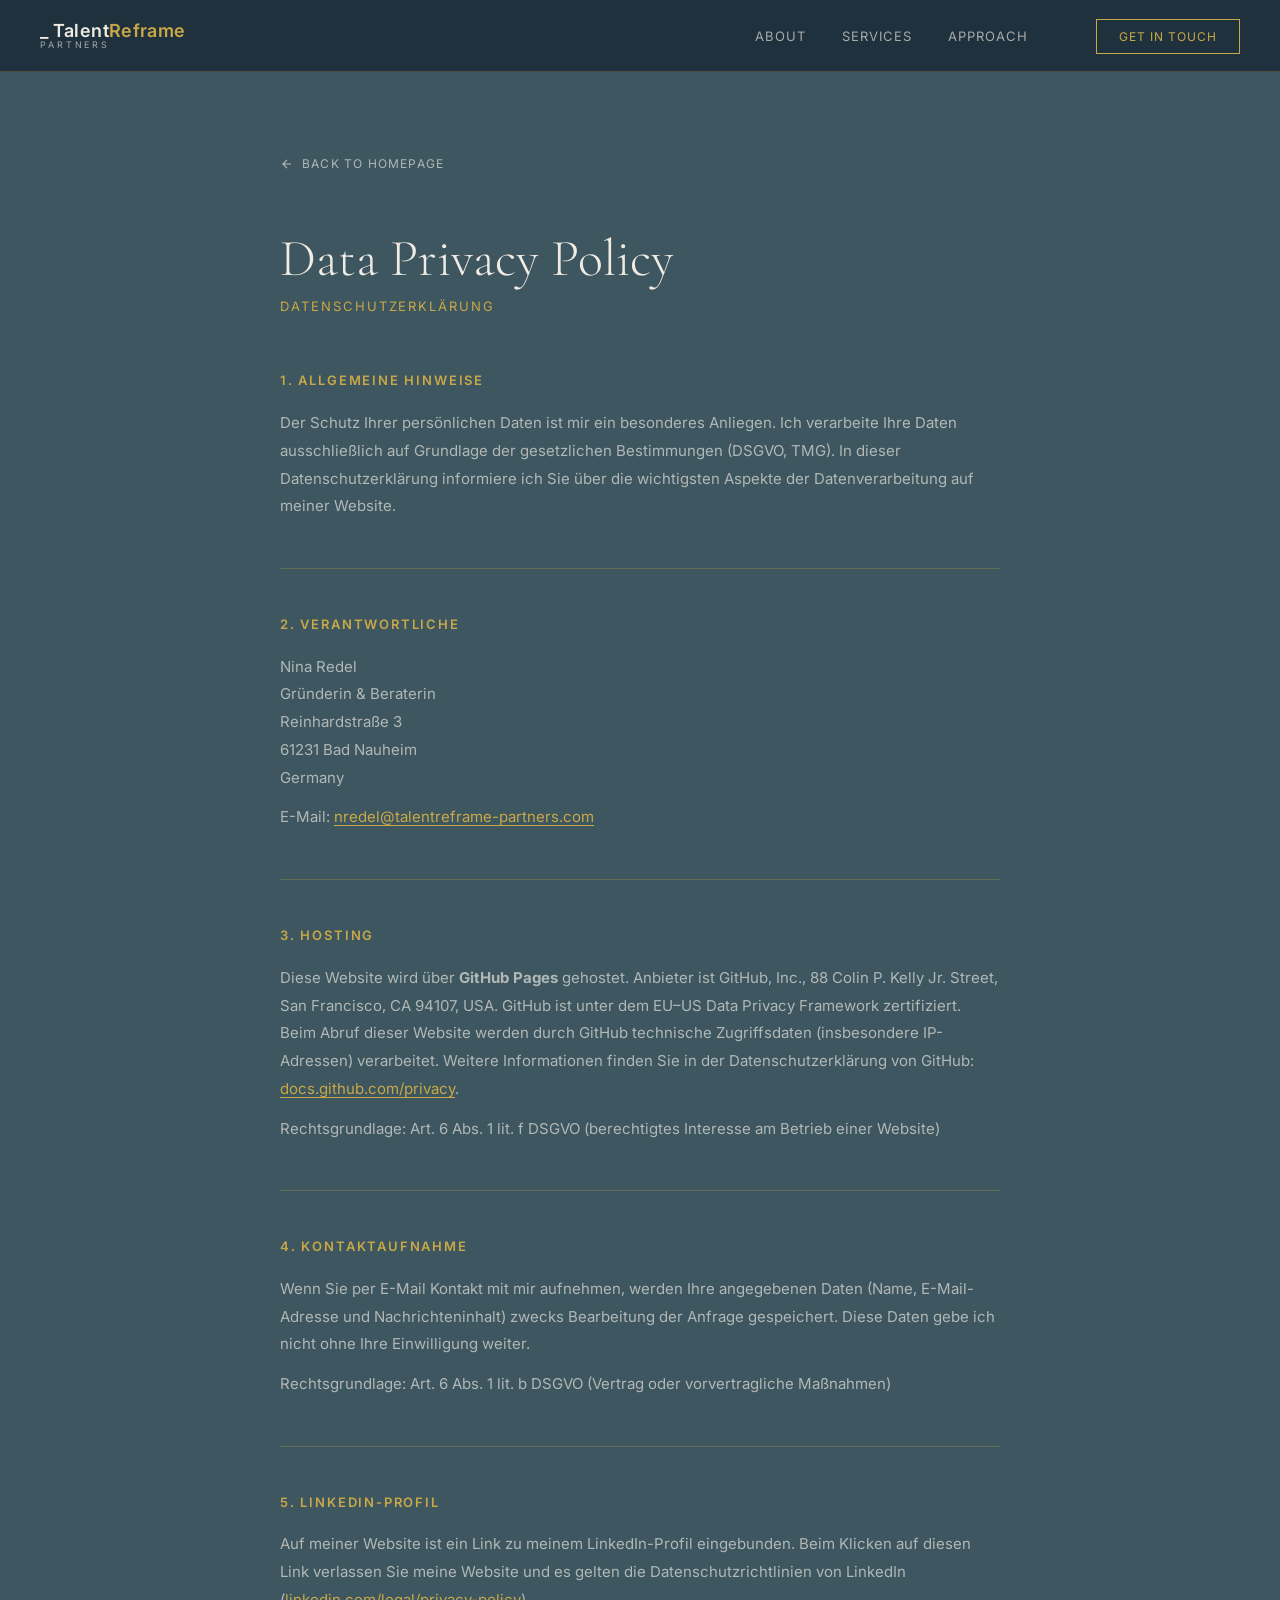
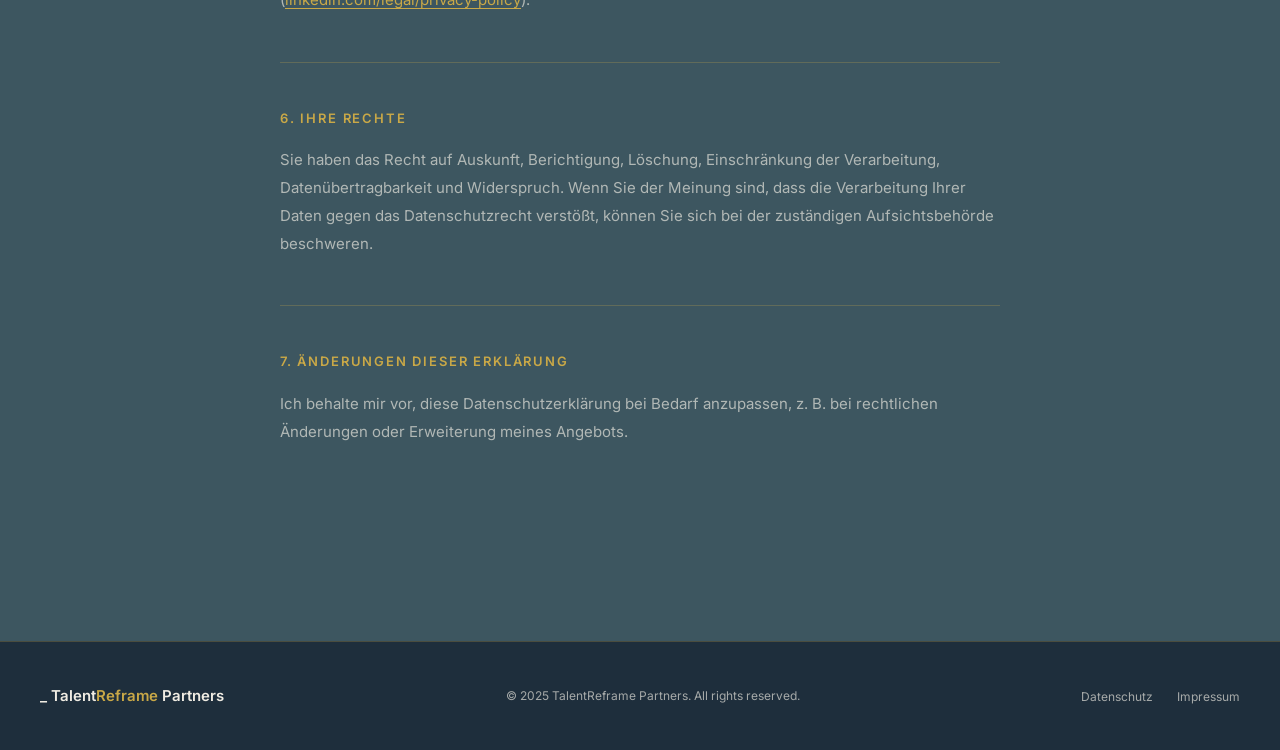
<file: datenschutz.html>
<!DOCTYPE html>
<html lang="de">
<head>
  <meta charset="UTF-8" />
  <meta name="viewport" content="width=device-width, initial-scale=1.0" />
  <title>Datenschutzerklärung – TalentReframe Partners</title>
  <link rel="preconnect" href="https://fonts.googleapis.com" />
  <link rel="preconnect" href="https://fonts.gstatic.com" crossorigin />
  <link href="https://fonts.googleapis.com/css2?family=Cormorant+Garamond:ital,wght@0,300;0,400;0,600;1,300;1,400&family=Inter:wght@300;400;500;600&display=swap" rel="stylesheet" />
  <link rel="stylesheet" href="style.css" />
  <style>
    .legal-page {
      min-height: 100vh;
      padding: calc(var(--nav-h) + 80px) 40px 100px;
    }
    .legal-inner {
      max-width: 720px;
      margin: 0 auto;
    }
    .legal-back {
      display: inline-flex;
      align-items: center;
      gap: 8px;
      font-size: 12px;
      letter-spacing: 0.1em;
      text-transform: uppercase;
      color: var(--text-muted);
      margin-bottom: 56px;
      transition: color 0.2s;
    }
    .legal-back:hover { color: var(--gold); }
    .legal-back svg { flex-shrink: 0; }
    .legal-title {
      font-family: 'Cormorant Garamond', serif;
      font-size: clamp(32px, 5vw, 52px);
      font-weight: 300;
      line-height: 1.1;
      margin-bottom: 8px;
    }
    .legal-subtitle {
      font-size: 13px;
      letter-spacing: 0.15em;
      text-transform: uppercase;
      color: var(--gold);
      margin-bottom: 56px;
    }
    .legal-section {
      margin-bottom: 48px;
      padding-bottom: 48px;
      border-bottom: 1px solid var(--border);
    }
    .legal-section:last-child {
      border-bottom: none;
    }
    .legal-section h2 {
      font-family: 'Inter', sans-serif;
      font-size: 13px;
      font-weight: 600;
      letter-spacing: 0.14em;
      text-transform: uppercase;
      color: var(--gold);
      margin-bottom: 20px;
    }
    .legal-section p,
    .legal-section address {
      color: var(--text-muted);
      font-size: 15px;
      line-height: 1.85;
      font-style: normal;
      margin-bottom: 12px;
    }
    .legal-section p:last-child { margin-bottom: 0; }
    .legal-section a {
      color: var(--gold);
      text-decoration: underline;
      text-underline-offset: 3px;
    }
    .legal-basis {
      margin-top: 12px;
      font-size: 13px;
      color: rgba(240,236,227,0.4);
      font-style: italic;
    }
    .placeholder-note {
      display: inline-block;
      background: rgba(201,168,71,0.12);
      border: 1px dashed var(--gold);
      color: var(--gold);
      font-size: 12px;
      padding: 2px 10px;
      border-radius: 2px;
    }
  </style>
</head>
<body>

  <nav id="navbar">
    <a href="index.html" class="nav-logo">
      <span class="nav-logo-top">Talent<span>Reframe</span></span>
      <span class="nav-logo-sub">Partners</span>
    </a>
    <ul class="nav-links">
      <li><a href="index.html#about">About</a></li>
      <li><a href="index.html#services">Services</a></li>
      <li><a href="index.html#approach">Approach</a></li>
      <li><a href="index.html#contact" class="nav-cta">Get in Touch</a></li>
    </ul>
  </nav>

  <div class="legal-page">
    <div class="legal-inner">

      <a href="index.html" class="legal-back">
        <svg width="14" height="14" viewBox="0 0 24 24" fill="none" stroke="currentColor" stroke-width="2"><path d="M19 12H5M12 5l-7 7 7 7"/></svg>
        Back to Homepage
      </a>

      <h1 class="legal-title">Data Privacy Policy</h1>
      <p class="legal-subtitle">Datenschutzerklärung</p>

      <div class="legal-section">
        <h2>1. Allgemeine Hinweise</h2>
        <p>
          Der Schutz Ihrer persönlichen Daten ist mir ein besonderes Anliegen.
          Ich verarbeite Ihre Daten ausschließlich auf Grundlage der gesetzlichen
          Bestimmungen (DSGVO, TMG). In dieser Datenschutzerklärung informiere
          ich Sie über die wichtigsten Aspekte der Datenverarbeitung auf meiner Website.
        </p>
      </div>

      <div class="legal-section">
        <h2>2. Verantwortliche</h2>
        <address>
          Nina Redel<br>
          Gründerin &amp; Beraterin<br>
          Reinhardstraße 3<br>
          61231 Bad Nauheim<br>
          Germany
        </address>
        <p>E-Mail: <a href="mailto:nredel@talentreframe-partners.com">nredel@talentreframe-partners.com</a></p>
      </div>

      <div class="legal-section">
        <h2>3. Hosting</h2>
        <p>
          Diese Website wird über <strong>GitHub Pages</strong> gehostet. Anbieter ist
          GitHub, Inc., 88 Colin P. Kelly Jr. Street, San Francisco, CA 94107, USA.
          GitHub ist unter dem EU–US Data Privacy Framework zertifiziert. Beim Abruf
          dieser Website werden durch GitHub technische Zugriffsdaten (insbesondere
          IP-Adressen) verarbeitet. Weitere Informationen finden Sie in der
          Datenschutzerklärung von GitHub:
          <a href="https://docs.github.com/en/site-policy/privacy-policies/github-general-privacy-statement" target="_blank" rel="noopener noreferrer">docs.github.com/privacy</a>.
        </p>
        <p class="legal-basis">
          Rechtsgrundlage: Art. 6 Abs. 1 lit. f DSGVO (berechtigtes Interesse am Betrieb einer Website)
        </p>
      </div>

      <div class="legal-section">
        <h2>4. Kontaktaufnahme</h2>
        <p>
          Wenn Sie per E-Mail Kontakt mit mir aufnehmen, werden Ihre angegebenen
          Daten (Name, E-Mail-Adresse und Nachrichteninhalt) zwecks Bearbeitung
          der Anfrage gespeichert. Diese Daten gebe ich nicht ohne Ihre
          Einwilligung weiter.
        </p>
        <p class="legal-basis">
          Rechtsgrundlage: Art. 6 Abs. 1 lit. b DSGVO (Vertrag oder vorvertragliche Maßnahmen)
        </p>
      </div>

      <div class="legal-section">
        <h2>5. LinkedIn-Profil</h2>
        <p>
          Auf meiner Website ist ein Link zu meinem LinkedIn-Profil eingebunden.
          Beim Klicken auf diesen Link verlassen Sie meine Website und es gelten
          die Datenschutzrichtlinien von LinkedIn
          (<a href="https://www.linkedin.com/legal/privacy-policy" target="_blank" rel="noopener noreferrer">linkedin.com/legal/privacy-policy</a>).
        </p>
      </div>

      <div class="legal-section">
        <h2>6. Ihre Rechte</h2>
        <p>
          Sie haben das Recht auf Auskunft, Berichtigung, Löschung, Einschränkung
          der Verarbeitung, Datenübertragbarkeit und Widerspruch. Wenn Sie der
          Meinung sind, dass die Verarbeitung Ihrer Daten gegen das Datenschutzrecht
          verstößt, können Sie sich bei der zuständigen Aufsichtsbehörde beschweren.
        </p>
      </div>

      <div class="legal-section">
        <h2>7. Änderungen dieser Erklärung</h2>
        <p>
          Ich behalte mir vor, diese Datenschutzerklärung bei Bedarf anzupassen,
          z. B. bei rechtlichen Änderungen oder Erweiterung meines Angebots.
        </p>
      </div>

    </div>
  </div>

  <footer>
    <div class="footer-logo">Talent<span>Reframe</span> Partners</div>
    <p class="footer-copy">© 2025 TalentReframe Partners. All rights reserved.</p>
    <ul class="footer-links">
      <li><a href="datenschutz.html">Datenschutz</a></li>
      <li><a href="imprint.html">Impressum</a></li>
    </ul>
  </footer>

  <script>
    window.addEventListener('scroll', () => {
      document.getElementById('navbar').style.background =
        window.scrollY > 40
          ? 'rgba(18, 30, 40, 0.97)'
          : 'rgba(30, 46, 60, 0.92)';
    });
  </script>
</body>
</html>
</file>
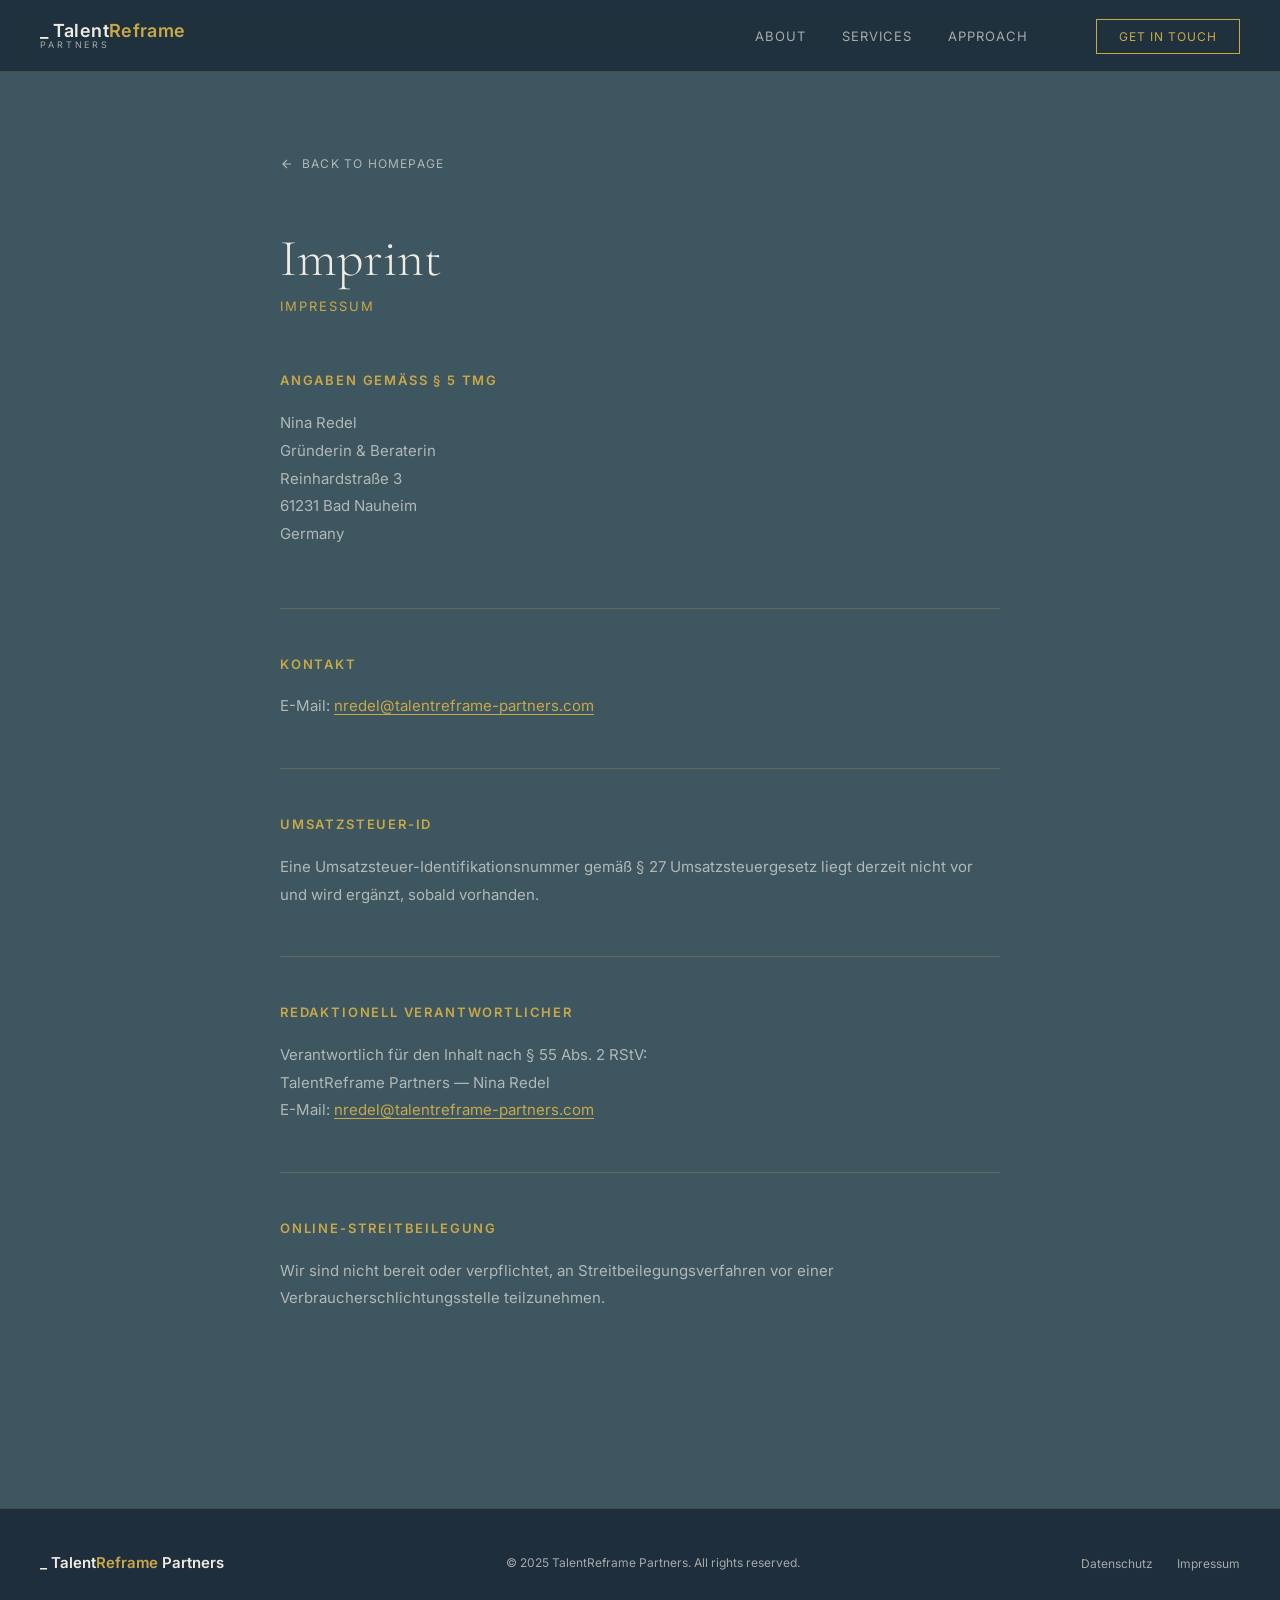
<file: imprint.html>
<!DOCTYPE html>
<html lang="de">
<head>
  <meta charset="UTF-8" />
  <meta name="viewport" content="width=device-width, initial-scale=1.0" />
  <title>Impressum – TalentReframe Partners</title>
  <link rel="preconnect" href="https://fonts.googleapis.com" />
  <link rel="preconnect" href="https://fonts.gstatic.com" crossorigin />
  <link href="https://fonts.googleapis.com/css2?family=Cormorant+Garamond:ital,wght@0,300;0,400;0,600;1,300;1,400&family=Inter:wght@300;400;500;600&display=swap" rel="stylesheet" />
  <link rel="stylesheet" href="style.css" />
  <style>
    .legal-page {
      min-height: 100vh;
      padding: calc(var(--nav-h) + 80px) 40px 100px;
    }
    .legal-inner {
      max-width: 720px;
      margin: 0 auto;
    }
    .legal-back {
      display: inline-flex;
      align-items: center;
      gap: 8px;
      font-size: 12px;
      letter-spacing: 0.1em;
      text-transform: uppercase;
      color: var(--text-muted);
      margin-bottom: 56px;
      transition: color 0.2s;
    }
    .legal-back:hover { color: var(--gold); }
    .legal-back svg { flex-shrink: 0; }
    .legal-title {
      font-family: 'Cormorant Garamond', serif;
      font-size: clamp(32px, 5vw, 52px);
      font-weight: 300;
      line-height: 1.1;
      margin-bottom: 8px;
    }
    .legal-subtitle {
      font-size: 13px;
      letter-spacing: 0.15em;
      text-transform: uppercase;
      color: var(--gold);
      margin-bottom: 56px;
    }
    .legal-section {
      margin-bottom: 48px;
      padding-bottom: 48px;
      border-bottom: 1px solid var(--border);
    }
    .legal-section:last-child {
      border-bottom: none;
    }
    .legal-section h2 {
      font-family: 'Inter', sans-serif;
      font-size: 13px;
      font-weight: 600;
      letter-spacing: 0.14em;
      text-transform: uppercase;
      color: var(--gold);
      margin-bottom: 20px;
    }
    .legal-section p,
    .legal-section address {
      color: var(--text-muted);
      font-size: 15px;
      line-height: 1.85;
      font-style: normal;
      margin-bottom: 12px;
    }
    .legal-section p:last-child { margin-bottom: 0; }
    .legal-section a {
      color: var(--gold);
      text-decoration: underline;
      text-underline-offset: 3px;
    }
    .placeholder-note {
      display: inline-block;
      background: rgba(201,168,71,0.12);
      border: 1px dashed var(--gold);
      color: var(--gold);
      font-size: 12px;
      padding: 2px 10px;
      border-radius: 2px;
    }
  </style>
</head>
<body>

  <nav id="navbar">
    <a href="index.html" class="nav-logo">
      <span class="nav-logo-top">Talent<span>Reframe</span></span>
      <span class="nav-logo-sub">Partners</span>
    </a>
    <ul class="nav-links">
      <li><a href="index.html#about">About</a></li>
      <li><a href="index.html#services">Services</a></li>
      <li><a href="index.html#approach">Approach</a></li>
      <li><a href="index.html#contact" class="nav-cta">Get in Touch</a></li>
    </ul>
  </nav>

  <div class="legal-page">
    <div class="legal-inner">

      <a href="index.html" class="legal-back">
        <svg width="14" height="14" viewBox="0 0 24 24" fill="none" stroke="currentColor" stroke-width="2"><path d="M19 12H5M12 5l-7 7 7 7"/></svg>
        Back to Homepage
      </a>

      <h1 class="legal-title">Imprint</h1>
      <p class="legal-subtitle">Impressum</p>

      <div class="legal-section">
        <h2>Angaben gemäß § 5 TMG</h2>
        <address>
          Nina Redel<br>
          Gründerin &amp; Beraterin<br>
          Reinhardstraße 3<br>
          61231 Bad Nauheim<br>
          Germany
        </address>
      </div>

      <div class="legal-section">
        <h2>Kontakt</h2>
        <p>E-Mail: <a id="imprint-email-1" href="#" data-u="nredel" data-d="talentreframe-partners.com">&#110;&#114;&#101;&#100;&#101;&#108;&#64;&#116;&#97;&#108;&#101;&#110;&#116;&#114;&#101;&#102;&#114;&#97;&#109;&#101;&#45;&#112;&#97;&#114;&#116;&#110;&#101;&#114;&#115;&#46;&#99;&#111;&#109;</a></p>
      </div>

      <div class="legal-section">
        <h2>Umsatzsteuer-ID</h2>
        <p>
          Eine Umsatzsteuer-Identifikationsnummer gemäß § 27 Umsatzsteuergesetz
          liegt derzeit nicht vor und wird ergänzt, sobald vorhanden.
        </p>
      </div>

      <div class="legal-section">
        <h2>Redaktionell Verantwortlicher</h2>
        <p>
          Verantwortlich für den Inhalt nach § 55 Abs. 2 RStV:<br>
          TalentReframe Partners — Nina Redel<br>
          E-Mail: <a id="imprint-email-2" href="#" data-u="nredel" data-d="talentreframe-partners.com">&#110;&#114;&#101;&#100;&#101;&#108;&#64;&#116;&#97;&#108;&#101;&#110;&#116;&#114;&#101;&#102;&#114;&#97;&#109;&#101;&#45;&#112;&#97;&#114;&#116;&#110;&#101;&#114;&#115;&#46;&#99;&#111;&#109;</a>
        </p>
      </div>

      <div class="legal-section">
        <h2>Online-Streitbeilegung</h2>
        <p>
          Wir sind nicht bereit oder verpflichtet, an Streitbeilegungsverfahren
          vor einer Verbraucherschlichtungsstelle teilzunehmen.
        </p>
      </div>

    </div>
  </div>

  <footer>
    <div class="footer-logo">Talent<span>Reframe</span> Partners</div>
    <p class="footer-copy">© 2025 TalentReframe Partners. All rights reserved.</p>
    <ul class="footer-links">
      <li><a href="datenschutz.html">Datenschutz</a></li>
      <li><a href="imprint.html">Impressum</a></li>
    </ul>
  </footer>

  <script>
    window.addEventListener('scroll', () => {
      document.getElementById('navbar').style.background =
        window.scrollY > 40
          ? 'rgba(18, 30, 40, 0.97)'
          : 'rgba(30, 46, 60, 0.92)';
    });
    ['imprint-email-1', 'imprint-email-2'].forEach(id => {
      const el = document.getElementById(id);
      if (el) el.href = 'mailto:' + el.dataset.u + '@' + el.dataset.d;
    });
  </script>
</body>
</html>
</file>
<file: style.css>
/* ── Variables ───────────────────────────────────────────────── */
:root {
  --bg:        #3d5660;
  --bg-dark:   #2e4450;
  --bg-card:   #1e2e3c;
  --bg-light:  #4a6472;
  --gold:      #c9a847;
  --gold-light:#e0c278;
  --text:      #f0ece3;
  --text-muted:rgba(240,236,227,0.65);
  --border:    rgba(201,168,71,0.25);
  --radius:    4px;
  --max-w:     1100px;
  --nav-h:     72px;
}

/* ── Reset ───────────────────────────────────────────────────── */
*, *::before, *::after { box-sizing: border-box; margin: 0; padding: 0; }
html { scroll-behavior: smooth; }
body {
  background: var(--bg);
  color: var(--text);
  font-family: 'Inter', sans-serif;
  font-size: 16px;
  line-height: 1.7;
}
a { color: inherit; text-decoration: none; }
img { display: block; max-width: 100%; }

/* ── Sticky Nav ──────────────────────────────────────────────── */
nav {
  position: fixed;
  top: 0; left: 0; right: 0;
  z-index: 100;
  height: var(--nav-h);
  display: flex;
  align-items: center;
  padding: 0 40px;
  background: rgba(30, 46, 60, 0.92);
  backdrop-filter: blur(12px);
  -webkit-backdrop-filter: blur(12px);
  border-bottom: 1px solid var(--border);
  transition: background 0.3s;
}
.nav-logo {
  margin-right: auto;
  display: flex;
  flex-direction: column;
  line-height: 1.1;
}
.nav-logo-top {
  font-family: 'Inter', sans-serif;
  font-size: 18px;
  font-weight: 600;
  letter-spacing: 0.02em;
  color: var(--text);
}
.nav-logo-top span { color: var(--gold); }
.nav-logo-top::before {
  content: "_ ";
  color: var(--text);
}
.nav-logo-sub {
  font-size: 9px;
  letter-spacing: 0.32em;
  color: var(--text-muted);
  text-transform: uppercase;
}
.nav-links {
  display: flex;
  gap: 36px;
  list-style: none;
}
.nav-links a {
  font-size: 13px;
  font-weight: 400;
  letter-spacing: 0.08em;
  text-transform: uppercase;
  color: var(--text-muted);
  transition: color 0.2s;
  position: relative;
}
.nav-links a::after {
  content: '';
  position: absolute;
  bottom: -4px; left: 0; right: 0;
  height: 1px;
  background: var(--gold);
  transform: scaleX(0);
  transition: transform 0.2s;
}
.nav-links a:hover { color: var(--text); }
.nav-links a:hover::after { transform: scaleX(1); }
.nav-cta {
  margin-left: 32px;
  padding: 9px 22px;
  border: 1px solid var(--gold);
  color: var(--gold) !important;
  font-size: 12px !important;
  letter-spacing: 0.1em;
  text-transform: uppercase;
  transition: background 0.2s, color 0.2s !important;
}
.nav-cta:hover {
  background: var(--gold);
  color: var(--bg-card) !important;
}
.nav-cta::after { display: none !important; }

/* ── Section base ────────────────────────────────────────────── */
section {
  padding: 110px 40px;
}
.container {
  max-width: var(--max-w);
  margin: 0 auto;
}
.section-label {
  display: flex;
  align-items: center;
  gap: 14px;
  color: var(--gold);
  font-size: 12px;
  letter-spacing: 0.22em;
  text-transform: uppercase;
  margin-bottom: 40px;
}
.section-label::before {
  content: '';
  display: block;
  width: 3px;
  height: 20px;
  background: var(--gold);
  flex-shrink: 0;
}
h2 {
  font-family: 'Cormorant Garamond', serif;
  font-size: clamp(30px, 4vw, 44px);
  font-weight: 300;
  line-height: 1.2;
  margin-bottom: 20px;
}
h2 strong {
  font-weight: 600;
  font-style: italic;
}
p.lead {
  font-size: 17px;
  color: var(--text-muted);
  max-width: 620px;
  line-height: 1.75;
}

/* ── Hero ────────────────────────────────────────────────────── */
#home {
  min-height: 100vh;
  display: flex;
  align-items: center;
  padding-top: var(--nav-h);
  background: linear-gradient(135deg, var(--bg-dark) 0%, var(--bg) 60%, var(--bg-light) 100%);
  position: relative;
  overflow: hidden;
}
#home::before {
  content: '';
  position: absolute;
  inset: 0;
  background:
    radial-gradient(ellipse 700px 500px at 20% 50%, rgba(201,168,71,0.06) 0%, transparent 70%),
    radial-gradient(ellipse 500px 400px at 80% 20%, rgba(30,46,60,0.4) 0%, transparent 70%);
  pointer-events: none;
}
.hero-inner {
  display: grid;
  grid-template-columns: 1fr 420px;
  gap: 80px;
  align-items: center;
}
.hero-eyebrow {
  font-size: 11px;
  letter-spacing: 0.3em;
  text-transform: uppercase;
  color: var(--gold);
  margin-bottom: 24px;
}
.hero-headline {
  font-family: 'Cormorant Garamond', serif;
  font-size: clamp(38px, 5.5vw, 68px);
  font-weight: 300;
  line-height: 1.1;
  margin-bottom: 28px;
}
.hero-headline em {
  font-style: italic;
  color: var(--gold-light);
}
.hero-sub {
  font-size: 17px;
  color: var(--text-muted);
  max-width: 520px;
  line-height: 1.75;
  margin-bottom: 48px;
}
.hero-actions {
  display: flex;
  gap: 16px;
  flex-wrap: wrap;
}
.btn-primary {
  padding: 14px 32px;
  background: var(--gold);
  color: var(--bg-card);
  font-size: 13px;
  font-weight: 600;
  letter-spacing: 0.08em;
  text-transform: uppercase;
  transition: background 0.2s, transform 0.15s;
}
.btn-primary:hover { background: var(--gold-light); transform: translateY(-1px); }
.btn-outline {
  padding: 14px 32px;
  border: 1px solid rgba(240,236,227,0.3);
  color: var(--text-muted);
  font-size: 13px;
  letter-spacing: 0.08em;
  text-transform: uppercase;
  transition: border-color 0.2s, color 0.2s;
}
.btn-outline:hover { border-color: var(--text); color: var(--text); }

/* Logo card */
.hero-logo-card {
  background: var(--bg-card);
  border: 1px solid var(--border);
  padding: 60px 50px;
  display: flex;
  flex-direction: column;
  align-items: center;
  text-align: center;
  gap: 0;
  position: relative;
}
.logo-wordmark {
  font-family: 'Inter', sans-serif;
  font-size: 32px;
  font-weight: 700;
  letter-spacing: -0.01em;
  color: var(--text);
  margin-bottom: 8px;
}
.logo-wordmark span { color: var(--gold); }
.logo-wordmark::before { content: "_ "; color: var(--text); }
.logo-divider {
  display: flex;
  align-items: center;
  gap: 10px;
  width: 100%;
  margin-bottom: 0;
}
.logo-divider-line {
  flex: 1;
  height: 1px;
  background: linear-gradient(to right, transparent, var(--gold), transparent);
}
.logo-divider-dot {
  width: 6px; height: 6px;
  border: 1px solid var(--gold);
  transform: rotate(45deg);
  flex-shrink: 0;
}
.logo-partners {
  font-size: 11px;
  letter-spacing: 0.38em;
  text-transform: uppercase;
  color: var(--text-muted);
  margin: 6px 0 0;
}
.hero-logo-card .dots {
  display: flex;
  gap: 8px;
  margin-top: 36px;
}
.hero-logo-card .dot {
  width: 8px; height: 8px;
  border-radius: 50%;
  background: var(--text-muted);
}

/* ── About ───────────────────────────────────────────────────── */
#about {
  background: var(--bg-dark);
}
.about-grid {
  display: grid;
  grid-template-columns: 340px 1fr;
  gap: 64px;
  align-items: start;
}
.about-photos {
  display: grid;
  grid-template-columns: 1fr 1fr;
  grid-template-rows: 160px 160px;
  gap: 6px;
  max-width: 340px;
}
.photo-placeholder {
  background: var(--bg-light);
  border: 1px solid var(--border);
  display: flex;
  align-items: center;
  justify-content: center;
  overflow: hidden;
  position: relative;
}
.photo-placeholder:first-child {
  grid-column: 1;
  grid-row: 1 / 3;
}
.photo-empty {
  border: 1px solid var(--border);
}
.photo-empty--1 {
  background: var(--bg-card);
}
.photo-empty--2 {
  background: var(--gold);
  opacity: 0.18;
}
.photo-placeholder svg {
  width: 40px;
  height: 40px;
  opacity: 0.25;
}
.photo-placeholder img {
  width: 100%;
  height: 100%;
  object-fit: cover;
  object-position: center 15%;
}
.about-name {
  font-family: 'Cormorant Garamond', serif;
  font-size: 28px;
  font-weight: 400;
  margin-bottom: 6px;
}
.about-title {
  font-size: 13px;
  letter-spacing: 0.12em;
  text-transform: uppercase;
  color: var(--gold);
  margin-bottom: 28px;
}
.about-bio {
  color: var(--text-muted);
  line-height: 1.8;
  margin-bottom: 32px;
}
.about-stats {
  display: grid;
  grid-template-columns: repeat(3, 1fr);
  gap: 24px;
  border-top: 1px solid var(--border);
  padding-top: 32px;
  margin-top: 8px;
}
.stat-num {
  font-family: 'Cormorant Garamond', serif;
  font-size: 40px;
  font-weight: 300;
  color: var(--gold);
  line-height: 1;
}
.stat-label {
  font-size: 12px;
  color: var(--text-muted);
  letter-spacing: 0.05em;
  margin-top: 4px;
}

/* Why us block */
.why-block {
  margin-top: 80px;
  padding: 56px;
  background: var(--bg-card);
  border: 1px solid var(--border);
  border-left: 3px solid var(--gold);
}
.why-title {
  font-family: 'Cormorant Garamond', serif;
  font-size: 30px;
  font-weight: 400;
  margin-bottom: 6px;
}
.why-sub {
  font-size: 16px;
  font-style: italic;
  color: var(--gold-light);
  margin-bottom: 24px;
  font-family: 'Cormorant Garamond', serif;
}
.why-body {
  color: var(--text-muted);
  line-height: 1.8;
  max-width: 760px;
  margin-bottom: 28px;
}
.why-list {
  list-style: none;
  display: flex;
  flex-direction: column;
  gap: 12px;
}
.why-list li {
  display: flex;
  gap: 14px;
  color: var(--text-muted);
  font-size: 15px;
}
.why-list li::before {
  content: '—';
  color: var(--gold);
  flex-shrink: 0;
}

/* ── Event strip ─────────────────────────────────────────────── */
.event-strip {
  display: grid;
  grid-template-columns: 1fr 1fr;
  height: 340px;
  gap: 0;
}
.event-strip-img {
  overflow: hidden;
  position: relative;
}
.event-strip-img img {
  width: 100%;
  height: 100%;
  object-fit: cover;
  object-position: center 30%;
  transition: transform 0.6s ease;
  filter: brightness(0.85);
}
.event-strip-img:hover img {
  transform: scale(1.03);
  filter: brightness(1);
}

/* ── Services ────────────────────────────────────────────────── */
#services {
  background: var(--bg);
}
.services-intro {
  max-width: 680px;
  margin-bottom: 64px;
}
.services-grid {
  display: grid;
  grid-template-columns: repeat(2, 1fr);
  gap: 2px;
}
.service-card {
  background: var(--bg-dark);
  padding: 48px;
  border: 1px solid transparent;
  transition: border-color 0.25s, background 0.25s;
  position: relative;
  overflow: hidden;
}
.service-card::before {
  content: '';
  position: absolute;
  top: 0; left: 0;
  width: 3px;
  height: 0;
  background: var(--gold);
  transition: height 0.3s;
}
.service-card:hover {
  border-color: var(--border);
  background: var(--bg-card);
}
.service-card:hover::before { height: 100%; }
.service-num {
  font-family: 'Cormorant Garamond', serif;
  font-size: 48px;
  font-weight: 300;
  color: var(--border);
  line-height: 1;
  margin-bottom: 20px;
}
.service-tag {
  display: inline-block;
  font-size: 10px;
  letter-spacing: 0.18em;
  text-transform: uppercase;
  color: var(--gold);
  border: 1px solid var(--border);
  padding: 4px 10px;
  margin-bottom: 16px;
}
.service-title {
  font-family: 'Cormorant Garamond', serif;
  font-size: 22px;
  font-weight: 400;
  margin-bottom: 14px;
  line-height: 1.3;
}
.service-desc {
  font-size: 14px;
  color: var(--text-muted);
  line-height: 1.75;
}

/* ── Approach ────────────────────────────────────────────────── */
#approach {
  background: var(--bg-dark);
}
.approach-intro {
  max-width: 620px;
  margin-bottom: 72px;
}
.approach-steps {
  display: grid;
  grid-template-columns: repeat(3, 1fr);
  gap: 2px;
  margin-bottom: 72px;
}
.step {
  background: var(--bg-card);
  padding: 48px 40px;
  position: relative;
}
.step-num {
  font-family: 'Cormorant Garamond', serif;
  font-size: 64px;
  font-weight: 300;
  color: var(--gold);
  opacity: 0.3;
  line-height: 1;
  margin-bottom: 16px;
}
.step-name {
  font-family: 'Cormorant Garamond', serif;
  font-size: 28px;
  font-weight: 600;
  margin-bottom: 12px;
}
.step-desc {
  font-size: 14px;
  color: var(--text-muted);
  line-height: 1.75;
}
.step-arrow {
  position: absolute;
  top: 50%;
  right: -16px;
  transform: translateY(-50%);
  width: 32px;
  height: 32px;
  background: var(--bg-dark);
  border: 1px solid var(--border);
  display: flex;
  align-items: center;
  justify-content: center;
  z-index: 1;
  color: var(--gold);
  font-size: 12px;
}
.approach-model {
  background: var(--bg-card);
  border: 1px solid var(--border);
  padding: 56px;
}
.model-title {
  font-size: 13px;
  letter-spacing: 0.18em;
  text-transform: uppercase;
  color: var(--gold);
  margin-bottom: 40px;
  text-align: center;
}
.model-steps {
  display: grid;
  grid-template-columns: repeat(6, 1fr);
  gap: 0;
}
.model-step {
  display: flex;
  flex-direction: column;
  align-items: center;
  text-align: center;
  position: relative;
}
.model-step:not(:last-child)::after {
  content: '›';
  position: absolute;
  right: -4px;
  top: 22px;
  color: var(--gold);
  font-size: 20px;
  z-index: 1;
}
.model-icon {
  width: 48px;
  height: 48px;
  background: var(--bg-light);
  border: 1px solid var(--border);
  border-radius: 50%;
  display: flex;
  align-items: center;
  justify-content: center;
  margin-bottom: 12px;
  font-size: 20px;
}
.model-label {
  font-size: 11px;
  font-weight: 600;
  color: var(--text);
  letter-spacing: 0.04em;
  margin-bottom: 4px;
}
.model-sub {
  font-size: 10px;
  color: var(--text-muted);
  line-height: 1.4;
}
.approach-tagline {
  text-align: center;
  margin-top: 48px;
  padding-top: 48px;
  border-top: 1px solid var(--border);
}
.approach-tagline p {
  font-family: 'Cormorant Garamond', serif;
  font-size: 24px;
  font-weight: 300;
  font-style: italic;
  color: var(--text-muted);
}
.approach-tagline strong {
  font-weight: 600;
  font-style: normal;
  color: var(--text);
}

/* ── Contact ─────────────────────────────────────────────────── */
#contact {
  background: var(--bg);
}
.contact-grid {
  display: grid;
  grid-template-columns: 1fr 1.2fr;
  gap: 80px;
  align-items: start;
}
/* Contact portrait */
.contact-portrait {
  width: 80px;
  height: 80px;
  border-radius: 50%;
  overflow: hidden;
  border: 2px solid var(--gold);
  margin-bottom: 28px;
}
.contact-portrait img {
  width: 100%;
  height: 100%;
  object-fit: cover;
  object-position: center top;
}

.contact-grid--simple {
  grid-template-columns: 1fr 1fr;
  align-items: center;
}
.contact-actions {
  display: flex;
  flex-direction: column;
  gap: 16px;
}
.contact-action-btn {
  display: flex;
  align-items: center;
  gap: 24px;
  padding: 32px 36px;
  background: var(--bg-dark);
  border: 1px solid var(--border);
  transition: border-color 0.2s, background 0.2s;
}
.contact-action-btn:hover {
  border-color: var(--gold);
  background: var(--bg-card);
}
.contact-action-btn svg {
  flex-shrink: 0;
  color: var(--gold);
}
.contact-action-label {
  font-size: 11px;
  letter-spacing: 0.14em;
  text-transform: uppercase;
  color: var(--text-muted);
  margin-bottom: 4px;
}
.contact-action-value {
  font-size: 15px;
  color: var(--text);
  font-weight: 400;
}

.contact-cta-text {
  font-family: 'Cormorant Garamond', serif;
  font-size: clamp(26px, 3vw, 38px);
  font-weight: 300;
  line-height: 1.25;
  margin-bottom: 24px;
}
.contact-cta-text em { font-style: italic; color: var(--gold-light); }
.contact-sub {
  color: var(--text-muted);
  line-height: 1.8;
  margin-bottom: 40px;
}
.contact-book-btn {
  display: inline-flex;
  align-items: center;
  gap: 10px;
  padding: 14px 28px;
  background: var(--gold);
  color: var(--bg-card);
  font-size: 13px;
  font-weight: 600;
  letter-spacing: 0.06em;
  text-transform: uppercase;
  transition: background 0.2s;
}
.contact-book-btn:hover { background: var(--gold-light); }

/* Form */
.contact-form {
  display: flex;
  flex-direction: column;
  gap: 16px;
}
.form-row {
  display: grid;
  grid-template-columns: 1fr 1fr;
  gap: 16px;
}
.form-field {
  display: flex;
  flex-direction: column;
  gap: 6px;
}
.form-field label {
  font-size: 11px;
  letter-spacing: 0.14em;
  text-transform: uppercase;
  color: var(--text-muted);
}
.form-field label .req { color: var(--gold); margin-left: 2px; }
.form-field input,
.form-field textarea,
.form-field select {
  background: var(--bg-dark);
  border: 1px solid rgba(240,236,227,0.15);
  color: var(--text);
  font-family: 'Inter', sans-serif;
  font-size: 14px;
  padding: 12px 16px;
  outline: none;
  transition: border-color 0.2s;
  appearance: none;
  -webkit-appearance: none;
}
.form-field input:focus,
.form-field textarea:focus {
  border-color: var(--gold);
}
.form-field input::placeholder,
.form-field textarea::placeholder {
  color: rgba(240,236,227,0.25);
}
.form-field textarea { resize: vertical; min-height: 110px; }
.form-check {
  display: flex;
  align-items: flex-start;
  gap: 12px;
  padding: 16px 0 4px;
  border-top: 1px solid var(--border);
}
.form-check input[type="checkbox"] {
  width: 16px;
  height: 16px;
  flex-shrink: 0;
  margin-top: 2px;
  accent-color: var(--gold);
  cursor: pointer;
}
.form-check-label {
  font-size: 12px;
  color: var(--text-muted);
  line-height: 1.6;
}
.form-check-label a {
  color: var(--gold);
  text-decoration: underline;
  text-underline-offset: 3px;
}
.btn-submit {
  padding: 15px 40px;
  background: transparent;
  border: 1px solid var(--gold);
  color: var(--gold);
  font-family: 'Inter', sans-serif;
  font-size: 13px;
  font-weight: 500;
  letter-spacing: 0.1em;
  text-transform: uppercase;
  cursor: pointer;
  transition: background 0.2s, color 0.2s;
  align-self: flex-start;
}
.btn-submit:hover {
  background: var(--gold);
  color: var(--bg-card);
}
.form-success {
  font-size: 14px;
  color: var(--gold-light);
  padding: 14px 0 4px;
  line-height: 1.6;
}

/* ── Footer ──────────────────────────────────────────────────── */
footer {
  background: var(--bg-card);
  border-top: 1px solid var(--border);
  padding: 40px;
  display: flex;
  align-items: center;
  justify-content: space-between;
  flex-wrap: wrap;
  gap: 16px;
}
.footer-logo {
  font-size: 15px;
  font-weight: 600;
}
.footer-logo span { color: var(--gold); }
.footer-logo::before { content: "_ "; }
.footer-copy {
  font-size: 12px;
  color: var(--text-muted);
}
.footer-links {
  display: flex;
  gap: 24px;
  list-style: none;
}
.footer-links a {
  font-size: 12px;
  color: var(--text-muted);
  transition: color 0.2s;
}
.footer-links a:hover { color: var(--gold); }

/* ── Mobile menu toggle ──────────────────────────────────────── */
.nav-toggle {
  display: none;
  flex-direction: column;
  gap: 5px;
  cursor: pointer;
  padding: 4px;
}
.nav-toggle span {
  display: block;
  width: 24px;
  height: 1.5px;
  background: var(--text);
}

/* ── Responsive ──────────────────────────────────────────────── */
@media (max-width: 900px) {
  section { padding: 80px 24px; }
  nav { padding: 0 24px; }
  footer { padding: 32px 24px; }

  .nav-links { display: none; }
  .nav-toggle { display: flex; }

  .hero-inner { grid-template-columns: 1fr; }
  .hero-logo-card { display: none; }

  .event-strip { height: 200px; }
  .about-grid { grid-template-columns: 1fr; }
  .services-grid { grid-template-columns: 1fr; }
  .approach-steps { grid-template-columns: 1fr; }
  .step-arrow { display: none; }
  .model-steps { grid-template-columns: repeat(3, 1fr); gap: 16px; }
  .contact-grid { grid-template-columns: 1fr; }
  .form-row { grid-template-columns: 1fr; }
  .about-stats { grid-template-columns: repeat(2, 1fr); }
  .footer-copy { order: 3; width: 100%; }
}
</file>
